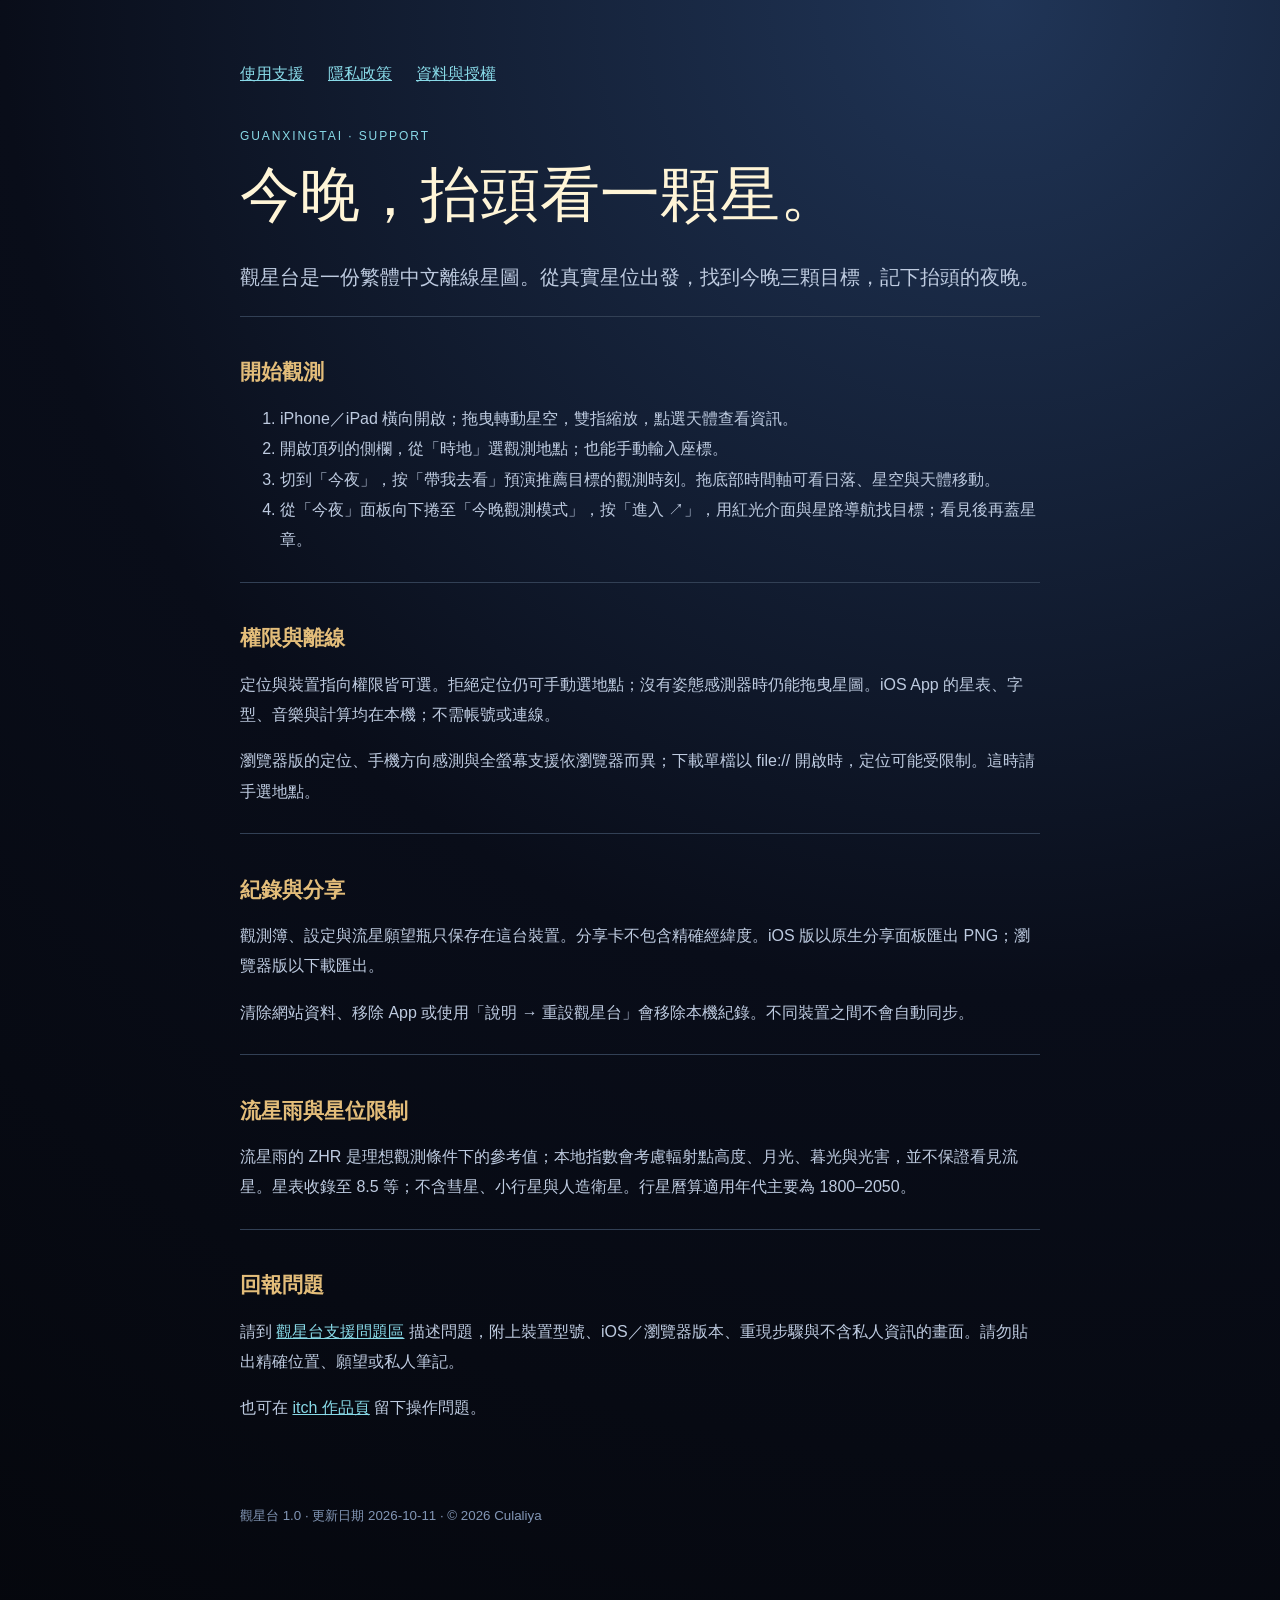
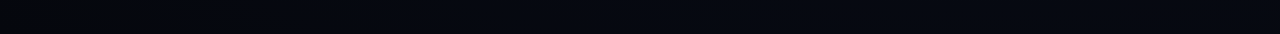
<file: index.html>
<!doctype html><html lang="zh-Hant"><head><meta charset="utf-8"><meta name="viewport" content="width=device-width,initial-scale=1"><meta name="color-scheme" content="dark"><title>使用支援 · 觀星台</title><link rel="stylesheet" href="site.css"></head><body><main>
<nav><a href="./">使用支援</a><a href="privacy.html">隱私政策</a><a href="third-party.html">資料與授權</a></nav>
<div class="eyebrow">GUANXINGTAI · SUPPORT</div><h1>今晚，抬頭看一顆星。</h1><p class="intro">觀星台是一份繁體中文離線星圖。從真實星位出發，找到今晚三顆目標，記下抬頭的夜晚。</p>
<section><h2>開始觀測</h2><ol><li>iPhone／iPad 橫向開啟；拖曳轉動星空，雙指縮放，點選天體查看資訊。</li><li>開啟頂列的側欄，從「時地」選觀測地點；也能手動輸入座標。</li><li>切到「今夜」，按「帶我去看」預演推薦目標的觀測時刻。拖底部時間軸可看日落、星空與天體移動。</li><li>從「今夜」面板向下捲至「今晚觀測模式」，按「進入 ↗」，用紅光介面與星路導航找目標；看見後再蓋星章。</li></ol></section>
<section><h2>權限與離線</h2><p>定位與裝置指向權限皆可選。拒絕定位仍可手動選地點；沒有姿態感測器時仍能拖曳星圖。iOS App 的星表、字型、音樂與計算均在本機；不需帳號或連線。</p><p>瀏覽器版的定位、手機方向感測與全螢幕支援依瀏覽器而異；下載單檔以 file:// 開啟時，定位可能受限制。這時請手選地點。</p></section>
<section><h2>紀錄與分享</h2><p>觀測簿、設定與流星願望瓶只保存在這台裝置。分享卡不包含精確經緯度。iOS 版以原生分享面板匯出 PNG；瀏覽器版以下載匯出。</p><p>清除網站資料、移除 App 或使用「說明 → 重設觀星台」會移除本機紀錄。不同裝置之間不會自動同步。</p></section>
<section><h2>流星雨與星位限制</h2><p>流星雨的 ZHR 是理想觀測條件下的參考值；本地指數會考慮輻射點高度、月光、暮光與光害，並不保證看見流星。星表收錄至 8.5 等；不含彗星、小行星與人造衛星。行星曆算適用年代主要為 1800–2050。</p></section>
<section><h2>回報問題</h2><p>請到 <a href="https://github.com/Culaliya/guanxingtai-support/issues">觀星台支援問題區</a> 描述問題，附上裝置型號、iOS／瀏覽器版本、重現步驟與不含私人資訊的畫面。請勿貼出精確位置、願望或私人筆記。</p><p>也可在 <a href="https://culaliya.itch.io/guanxingtai">itch 作品頁</a> 留下操作問題。</p></section>
<p class="stamp"><small>觀星台 1.0 · 更新日期 2026-10-11 · © 2026 Culaliya</small></p></main></body></html>
</file>
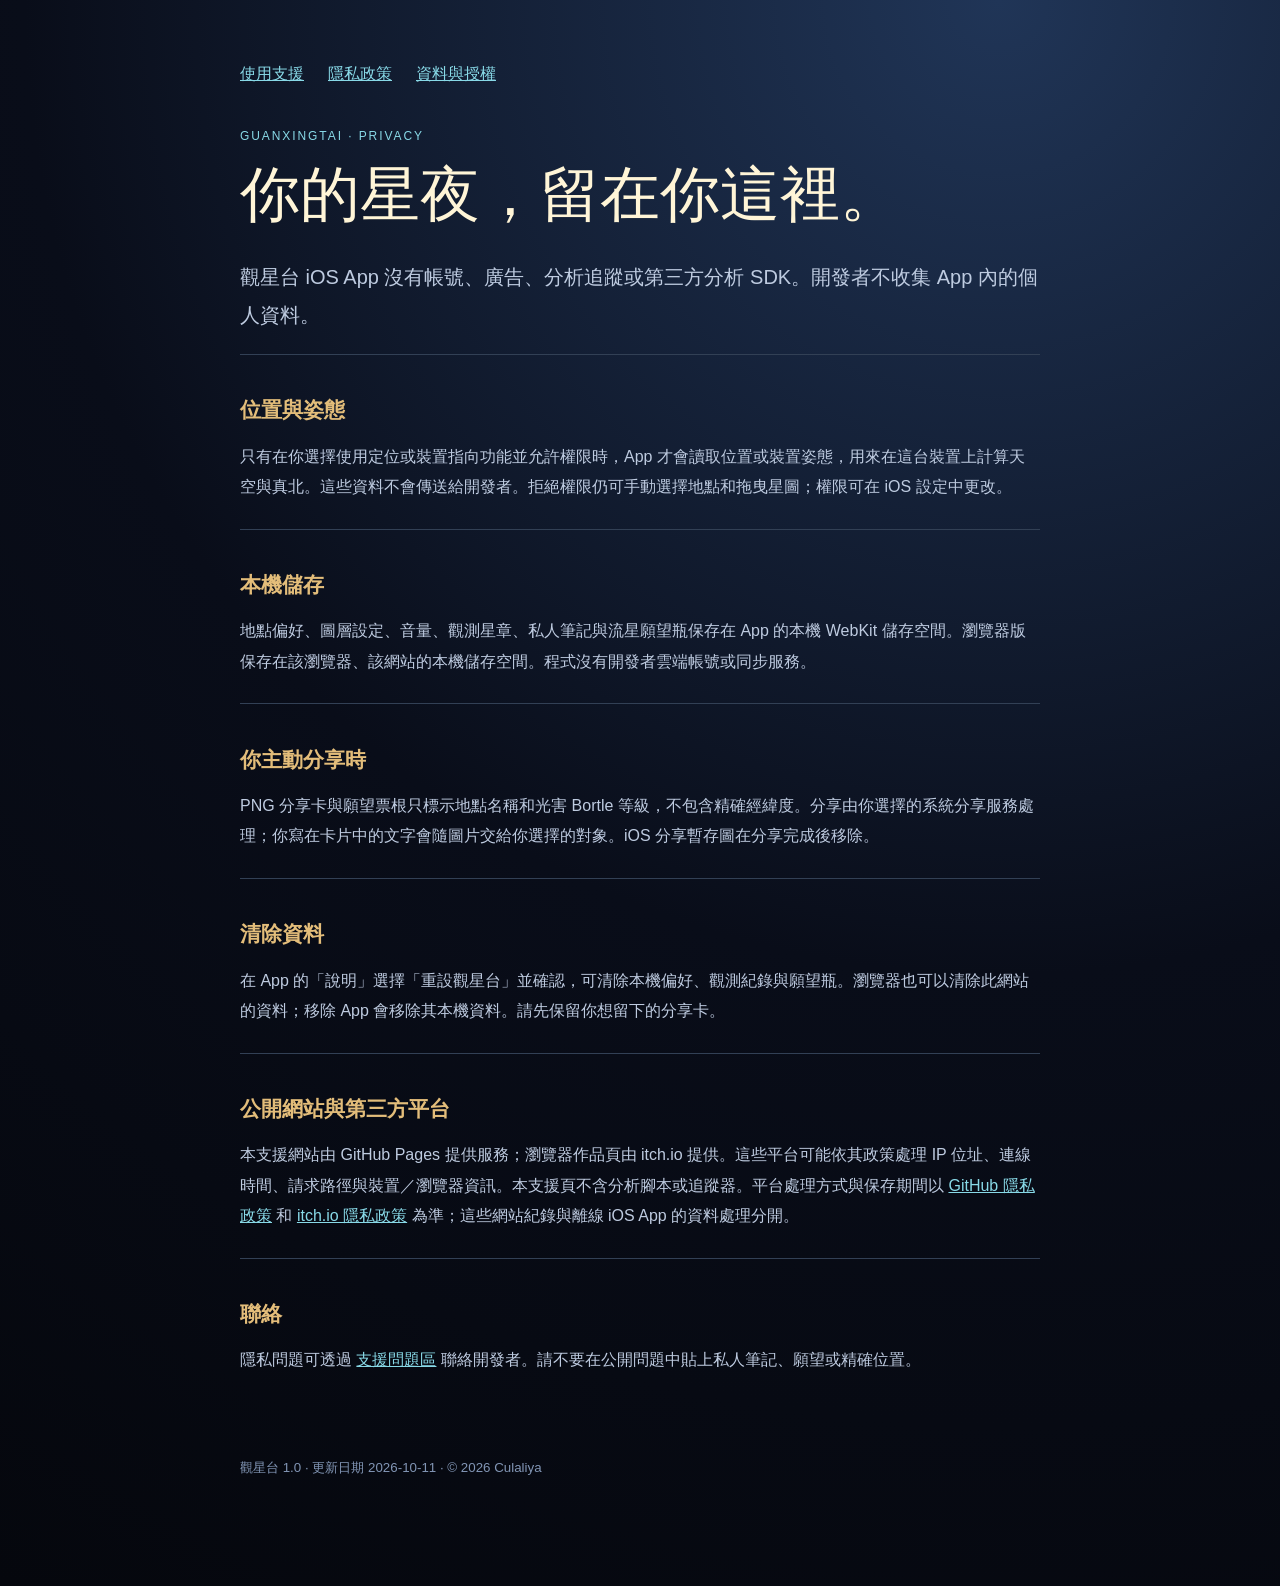
<file: privacy.html>
<!doctype html><html lang="zh-Hant"><head><meta charset="utf-8"><meta name="viewport" content="width=device-width,initial-scale=1"><meta name="color-scheme" content="dark"><title>隱私政策 · 觀星台</title><link rel="stylesheet" href="site.css"></head><body><main>
<nav><a href="./">使用支援</a><a href="privacy.html">隱私政策</a><a href="third-party.html">資料與授權</a></nav>
<div class="eyebrow">GUANXINGTAI · PRIVACY</div><h1>你的星夜，留在你這裡。</h1><p class="intro">觀星台 iOS App 沒有帳號、廣告、分析追蹤或第三方分析 SDK。開發者不收集 App 內的個人資料。</p>
<section><h2>位置與姿態</h2><p>只有在你選擇使用定位或裝置指向功能並允許權限時，App 才會讀取位置或裝置姿態，用來在這台裝置上計算天空與真北。這些資料不會傳送給開發者。拒絕權限仍可手動選擇地點和拖曳星圖；權限可在 iOS 設定中更改。</p></section>
<section><h2>本機儲存</h2><p>地點偏好、圖層設定、音量、觀測星章、私人筆記與流星願望瓶保存在 App 的本機 WebKit 儲存空間。瀏覽器版保存在該瀏覽器、該網站的本機儲存空間。程式沒有開發者雲端帳號或同步服務。</p></section>
<section><h2>你主動分享時</h2><p>PNG 分享卡與願望票根只標示地點名稱和光害 Bortle 等級，不包含精確經緯度。分享由你選擇的系統分享服務處理；你寫在卡片中的文字會隨圖片交給你選擇的對象。iOS 分享暫存圖在分享完成後移除。</p></section>
<section><h2>清除資料</h2><p>在 App 的「說明」選擇「重設觀星台」並確認，可清除本機偏好、觀測紀錄與願望瓶。瀏覽器也可以清除此網站的資料；移除 App 會移除其本機資料。請先保留你想留下的分享卡。</p></section>
<section><h2>公開網站與第三方平台</h2><p>本支援網站由 GitHub Pages 提供服務；瀏覽器作品頁由 itch.io 提供。這些平台可能依其政策處理 IP 位址、連線時間、請求路徑與裝置／瀏覽器資訊。本支援頁不含分析腳本或追蹤器。平台處理方式與保存期間以 <a href="https://docs.github.com/en/site-policy/privacy-policies/github-general-privacy-statement">GitHub 隱私政策</a> 和 <a href="https://itch.io/docs/legal/privacy-policy">itch.io 隱私政策</a> 為準；這些網站紀錄與離線 iOS App 的資料處理分開。</p></section>
<section><h2>聯絡</h2><p>隱私問題可透過 <a href="https://github.com/Culaliya/guanxingtai-support/issues">支援問題區</a> 聯絡開發者。請不要在公開問題中貼上私人筆記、願望或精確位置。</p></section>
<p class="stamp"><small>觀星台 1.0 · 更新日期 2026-10-11 · © 2026 Culaliya</small></p></main></body></html>
</file>
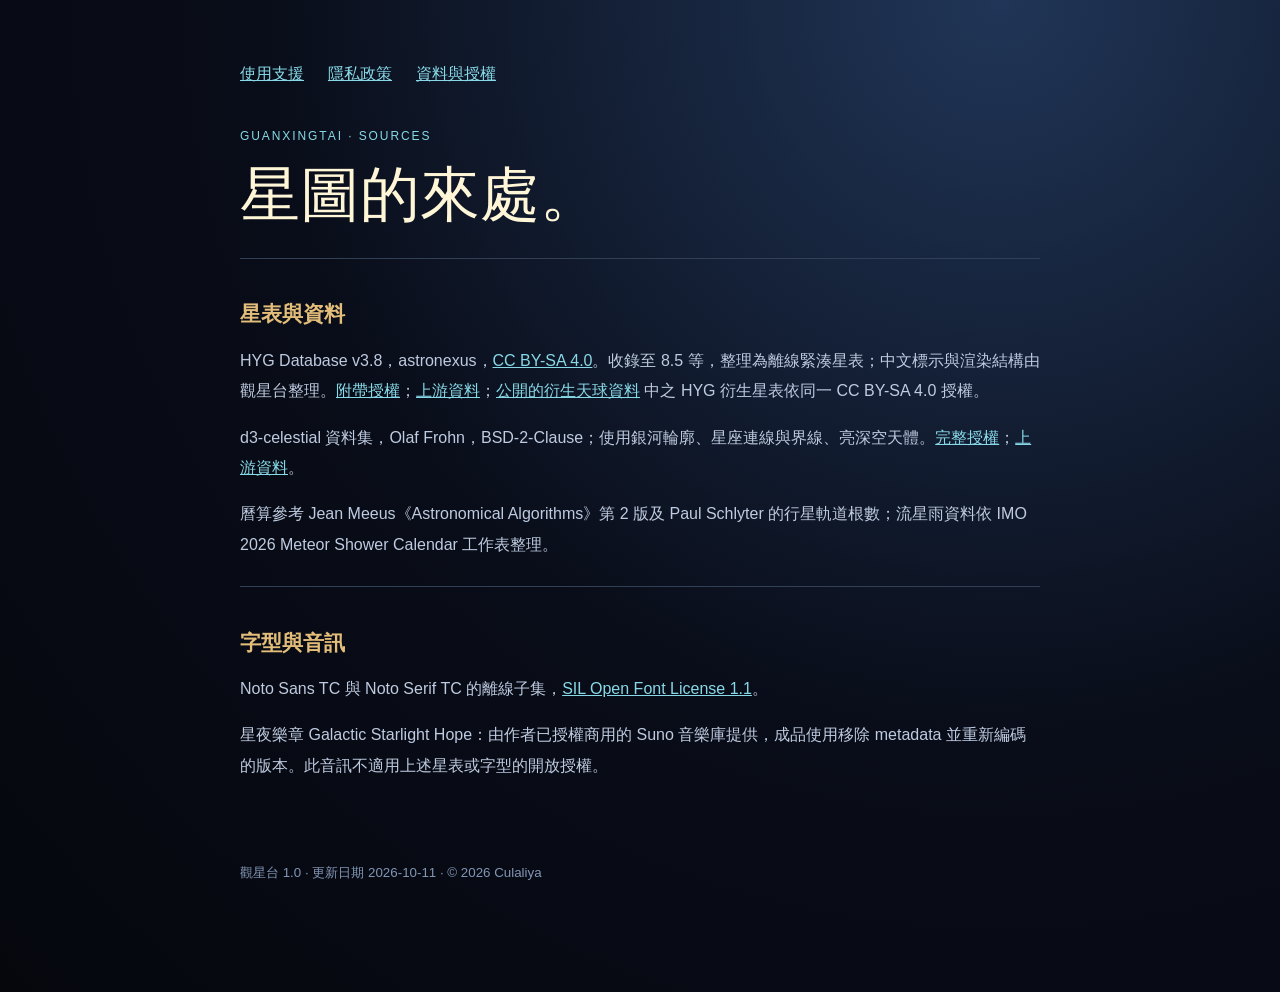
<file: third-party.html>
<!doctype html><html lang="zh-Hant"><head><meta charset="utf-8"><meta name="viewport" content="width=device-width,initial-scale=1"><meta name="color-scheme" content="dark"><title>資料與授權 · 觀星台</title><link rel="stylesheet" href="site.css"></head><body><main>
<nav><a href="./">使用支援</a><a href="privacy.html">隱私政策</a><a href="third-party.html">資料與授權</a></nav>
<div class="eyebrow">GUANXINGTAI · SOURCES</div><h1>星圖的來處。</h1>
<section><h2>星表與資料</h2><p>HYG Database v3.8，astronexus，<a href="https://creativecommons.org/licenses/by-sa/4.0/">CC BY-SA 4.0</a>。收錄至 8.5 等，整理為離線緊湊星表；中文標示與渲染結構由觀星台整理。<a href="licenses/HYG-LICENSE.html">附帶授權</a>；<a href="https://github.com/astronexus/HYG-Database">上游資料</a>；<a href="data/skydata.json">公開的衍生天球資料</a> 中之 HYG 衍生星表依同一 CC BY-SA 4.0 授權。</p><p>d3-celestial 資料集，Olaf Frohn，BSD-2-Clause；使用銀河輪廓、星座連線與界線、亮深空天體。<a href="licenses/d3-celestial-LICENSE.txt">完整授權</a>；<a href="https://github.com/ofrohn/d3-celestial">上游資料</a>。</p><p>曆算參考 Jean Meeus《Astronomical Algorithms》第 2 版及 Paul Schlyter 的行星軌道根數；流星雨資料依 IMO 2026 Meteor Shower Calendar 工作表整理。</p></section>
<section><h2>字型與音訊</h2><p>Noto Sans TC 與 Noto Serif TC 的離線子集，<a href="licenses/Noto-OFL.txt">SIL Open Font License 1.1</a>。</p><p>星夜樂章 Galactic Starlight Hope：由作者已授權商用的 Suno 音樂庫提供，成品使用移除 metadata 並重新編碼的版本。此音訊不適用上述星表或字型的開放授權。</p></section>
<p class="stamp"><small>觀星台 1.0 · 更新日期 2026-10-11 · © 2026 Culaliya</small></p></main></body></html>
</file>
<file: site.css>
:root{color-scheme:dark;font-family:-apple-system,BlinkMacSystemFont,"Noto Sans TC",sans-serif}*{box-sizing:border-box}body{margin:0;color:#dce4f3;background:radial-gradient(circle at 78% 0,#203557,#090d19 52%,#05070d)}main{width:min(800px,calc(100% - 40px));margin:auto;padding:64px 0 88px}nav{display:flex;gap:24px;flex-wrap:wrap;margin-bottom:44px}a{color:#88d9e7}h1{font-size:clamp(34px,7vw,60px);font-weight:500;color:#fff5d7;margin:12px 0 22px}h2{color:#e3bd7a;font-size:21px}p,li{line-height:1.9;color:#becbe0}section{border-top:1px solid #324055;padding:24px 0 10px}small{color:#8296b5}.eyebrow{letter-spacing:.16em;color:#88d9e7;font-size:12px}.intro{font-size:20px}.stamp{margin-top:50px}
</file>
